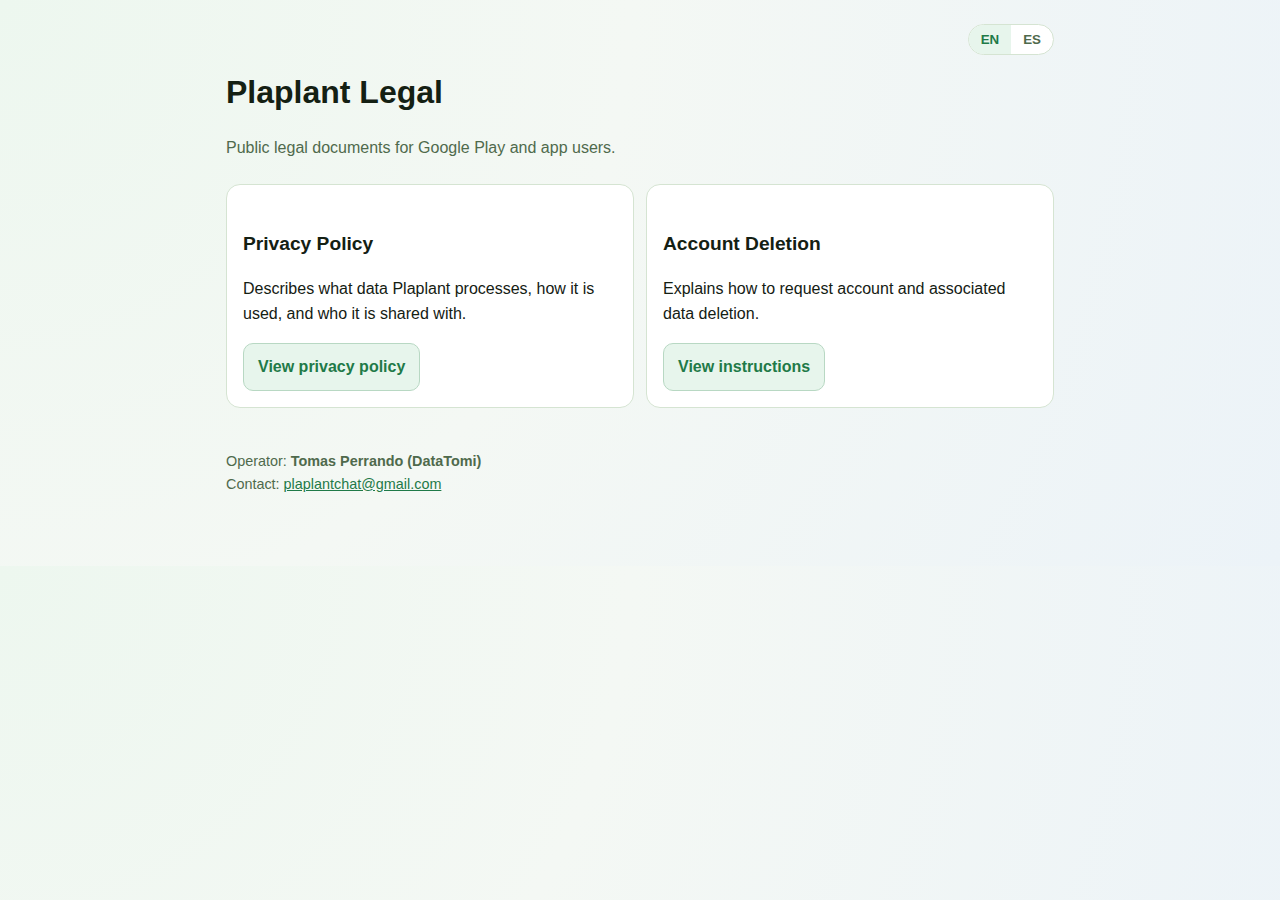
<file: index.html>
<!doctype html>
<html lang="en">
  <head>
    <meta charset="utf-8" />
    <meta name="viewport" content="width=device-width, initial-scale=1" />
    <title>Plaplant Legal</title>
    <link rel="stylesheet" href="./styles.css" />
  </head>
  <body data-title-en="Plaplant Legal" data-title-es="Plaplant Legal">
    <main class="container">
      <div class="topbar">
        <div class="lang-switch" role="group" aria-label="Language switch">
          <button class="lang-btn" type="button" data-lang-button="en" aria-pressed="true">EN</button>
          <button class="lang-btn" type="button" data-lang-button="es" aria-pressed="false">ES</button>
        </div>
      </div>

      <header>
        <h1>Plaplant Legal</h1>
        <p class="meta">
          <span class="lang-en">Public legal documents for Google Play and app users.</span>
          <span class="lang-es">Documentacion legal publica para Google Play y usuarios de la app.</span>
        </p>
      </header>

      <section class="grid">
        <article class="card">
          <h2>Privacy Policy</h2>
          <p>
            <span class="lang-en">Describes what data Plaplant processes, how it is used, and who it is shared with.</span>
            <span class="lang-es">Describe que datos procesa Plaplant, para que se usan y con quien se comparten.</span>
          </p>
          <a class="cta" href="./privacy-policy/">
            <span class="lang-en">View privacy policy</span>
            <span class="lang-es">Ver politica de privacidad</span>
          </a>
        </article>

        <article class="card">
          <h2>
            <span class="lang-en">Account Deletion</span>
            <span class="lang-es">Eliminacion de cuenta</span>
          </h2>
          <p>
            <span class="lang-en">Explains how to request account and associated data deletion.</span>
            <span class="lang-es">Explica como solicitar el borrado de cuenta y datos asociados.</span>
          </p>
          <a class="cta" href="./account-deletion/">
            <span class="lang-en">View instructions</span>
            <span class="lang-es">Ver instrucciones</span>
          </a>
        </article>
      </section>

      <p class="footer">
        <span class="lang-en">Operator:</span>
        <span class="lang-es">Operador:</span>
        <strong>Tomas Perrando (DataTomi)</strong><br />
        <span class="lang-en">Contact:</span>
        <span class="lang-es">Contacto:</span>
        <a href="mailto:plaplantchat@gmail.com">plaplantchat@gmail.com</a>
      </p>
    </main>

    <script src="./lang-switch.js"></script>
  </body>
</html>
</file>
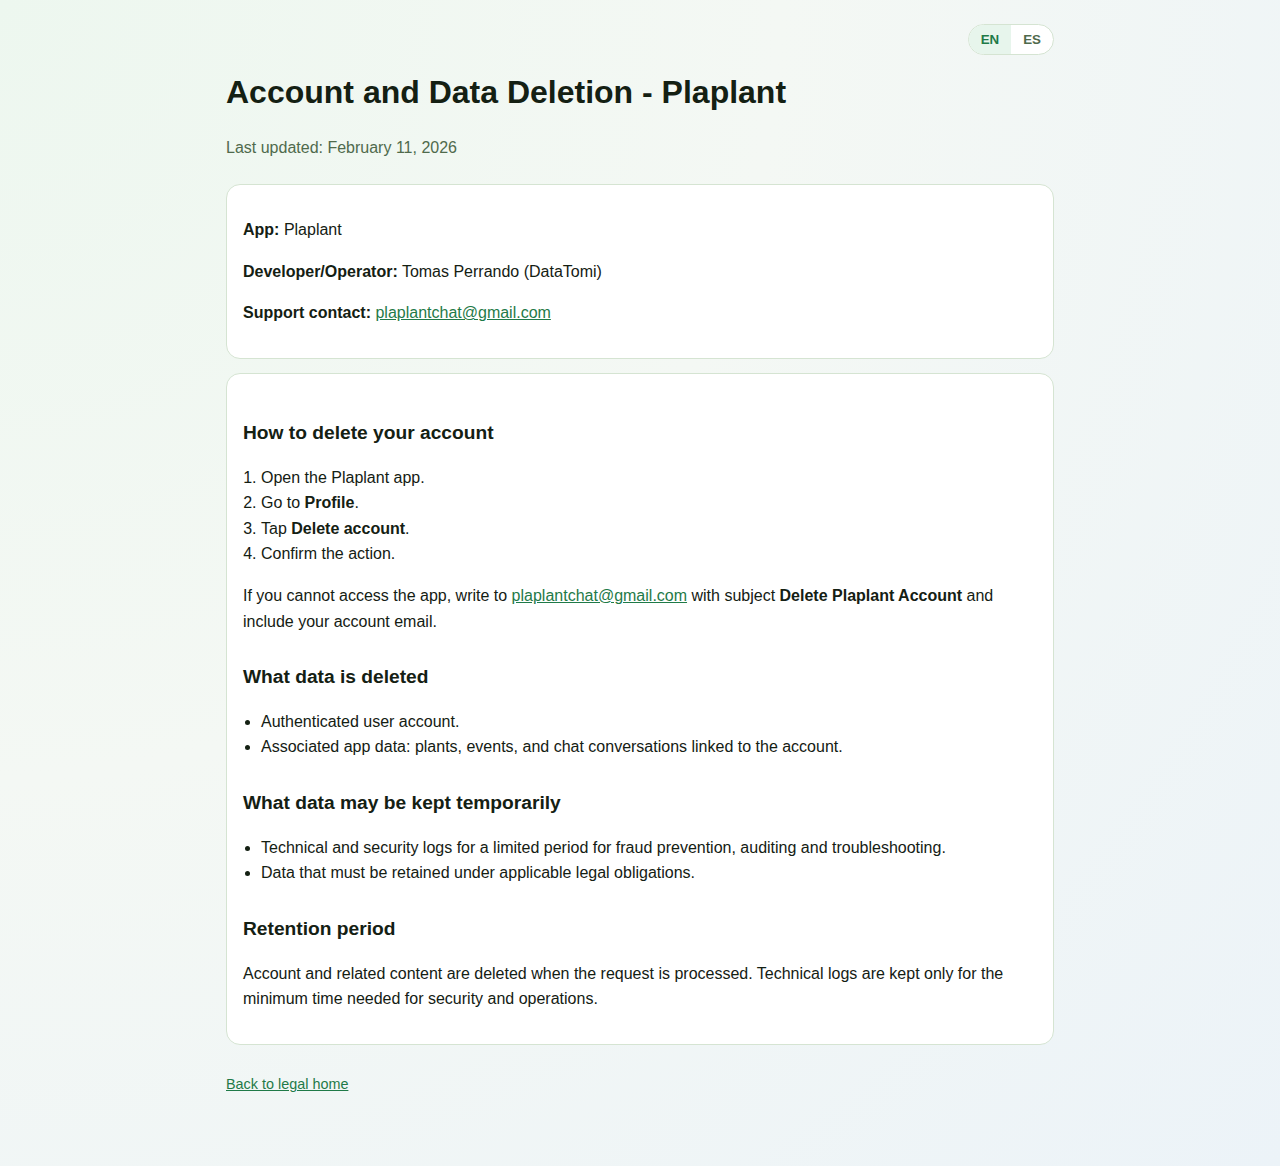
<file: account-deletion/index.html>
<!doctype html>
<html lang="en">
  <head>
    <meta charset="utf-8" />
    <meta name="viewport" content="width=device-width, initial-scale=1" />
    <title>Account Deletion - Plaplant</title>
    <link rel="stylesheet" href="../styles.css" />
  </head>
  <body data-title-en="Account Deletion - Plaplant" data-title-es="Eliminacion de cuenta - Plaplant">
    <main class="container">
      <div class="topbar">
        <div class="lang-switch" role="group" aria-label="Language switch">
          <button class="lang-btn" type="button" data-lang-button="en" aria-pressed="true">EN</button>
          <button class="lang-btn" type="button" data-lang-button="es" aria-pressed="false">ES</button>
        </div>
      </div>

      <header>
        <h1>
          <span class="lang-en">Account and Data Deletion - Plaplant</span>
          <span class="lang-es">Eliminacion de cuenta y datos - Plaplant</span>
        </h1>
        <p class="meta">
          <span class="lang-en">Last updated: February 11, 2026</span>
          <span class="lang-es">Ultima actualizacion: 11 de febrero de 2026</span>
        </p>
      </header>

      <section class="card">
        <p>
          <strong><span class="lang-en">App:</span><span class="lang-es">App:</span></strong>
          Plaplant
        </p>
        <p>
          <strong><span class="lang-en">Developer/Operator:</span><span class="lang-es">Desarrollador/Operador:</span></strong>
          Tomas Perrando (DataTomi)
        </p>
        <p>
          <strong><span class="lang-en">Support contact:</span><span class="lang-es">Contacto de soporte:</span></strong>
          <a href="mailto:plaplantchat@gmail.com">plaplantchat@gmail.com</a>
        </p>
      </section>

      <section class="card">
        <h2>
          <span class="lang-en">How to delete your account</span>
          <span class="lang-es">Como eliminar tu cuenta</span>
        </h2>
        <ol>
          <li>
            <span class="lang-en">Open the Plaplant app.</span>
            <span class="lang-es">Abre la app Plaplant.</span>
          </li>
          <li>
            <span class="lang-en">Go to <strong>Profile</strong>.</span>
            <span class="lang-es">Ve a <strong>Profile</strong>.</span>
          </li>
          <li>
            <span class="lang-en">Tap <strong>Delete account</strong>.</span>
            <span class="lang-es">Toca <strong>Eliminar cuenta</strong>.</span>
          </li>
          <li>
            <span class="lang-en">Confirm the action.</span>
            <span class="lang-es">Confirma la accion.</span>
          </li>
        </ol>

        <p>
          <span class="lang-en">If you cannot access the app, write to</span>
          <span class="lang-es">Si no puedes acceder a la app, escribe a</span>
          <a href="mailto:plaplantchat@gmail.com">plaplantchat@gmail.com</a>
          <span class="lang-en">with subject</span>
          <span class="lang-es">con asunto</span>
          <strong>Delete Plaplant Account</strong>
          <span class="lang-en">and include your account email.</span>
          <span class="lang-es">e incluye el email de tu cuenta.</span>
        </p>

        <h2>
          <span class="lang-en">What data is deleted</span>
          <span class="lang-es">Que datos se eliminan</span>
        </h2>
        <ul>
          <li>
            <span class="lang-en">Authenticated user account.</span>
            <span class="lang-es">Cuenta de usuario autenticada.</span>
          </li>
          <li>
            <span class="lang-en">Associated app data: plants, events, and chat conversations linked to the account.</span>
            <span class="lang-es">Datos asociados de la app: plantas, eventos y conversaciones de chat vinculadas a la cuenta.</span>
          </li>
        </ul>

        <h2>
          <span class="lang-en">What data may be kept temporarily</span>
          <span class="lang-es">Que datos pueden conservarse temporalmente</span>
        </h2>
        <ul>
          <li>
            <span class="lang-en">Technical and security logs for a limited period for fraud prevention, auditing and troubleshooting.</span>
            <span class="lang-es">Registros tecnicos y de seguridad por un periodo limitado para prevencion de fraude, auditoria y troubleshooting.</span>
          </li>
          <li>
            <span class="lang-en">Data that must be retained under applicable legal obligations.</span>
            <span class="lang-es">Datos que deban conservarse por obligacion legal aplicable.</span>
          </li>
        </ul>

        <h2>
          <span class="lang-en">Retention period</span>
          <span class="lang-es">Tiempo de retencion</span>
        </h2>
        <p>
          <span class="lang-en">Account and related content are deleted when the request is processed. Technical logs are kept only for the minimum time needed for security and operations.</span>
          <span class="lang-es">Los datos de cuenta y contenido asociado se eliminan al procesar la solicitud. Los logs tecnicos se conservan solo por el tiempo minimo necesario para seguridad y operaciones.</span>
        </p>
      </section>

      <p class="footer">
        <a href="../">
          <span class="lang-en">Back to legal home</span>
          <span class="lang-es">Volver al inicio legal</span>
        </a>
      </p>
    </main>

    <script src="../lang-switch.js"></script>
  </body>
</html>
</file>
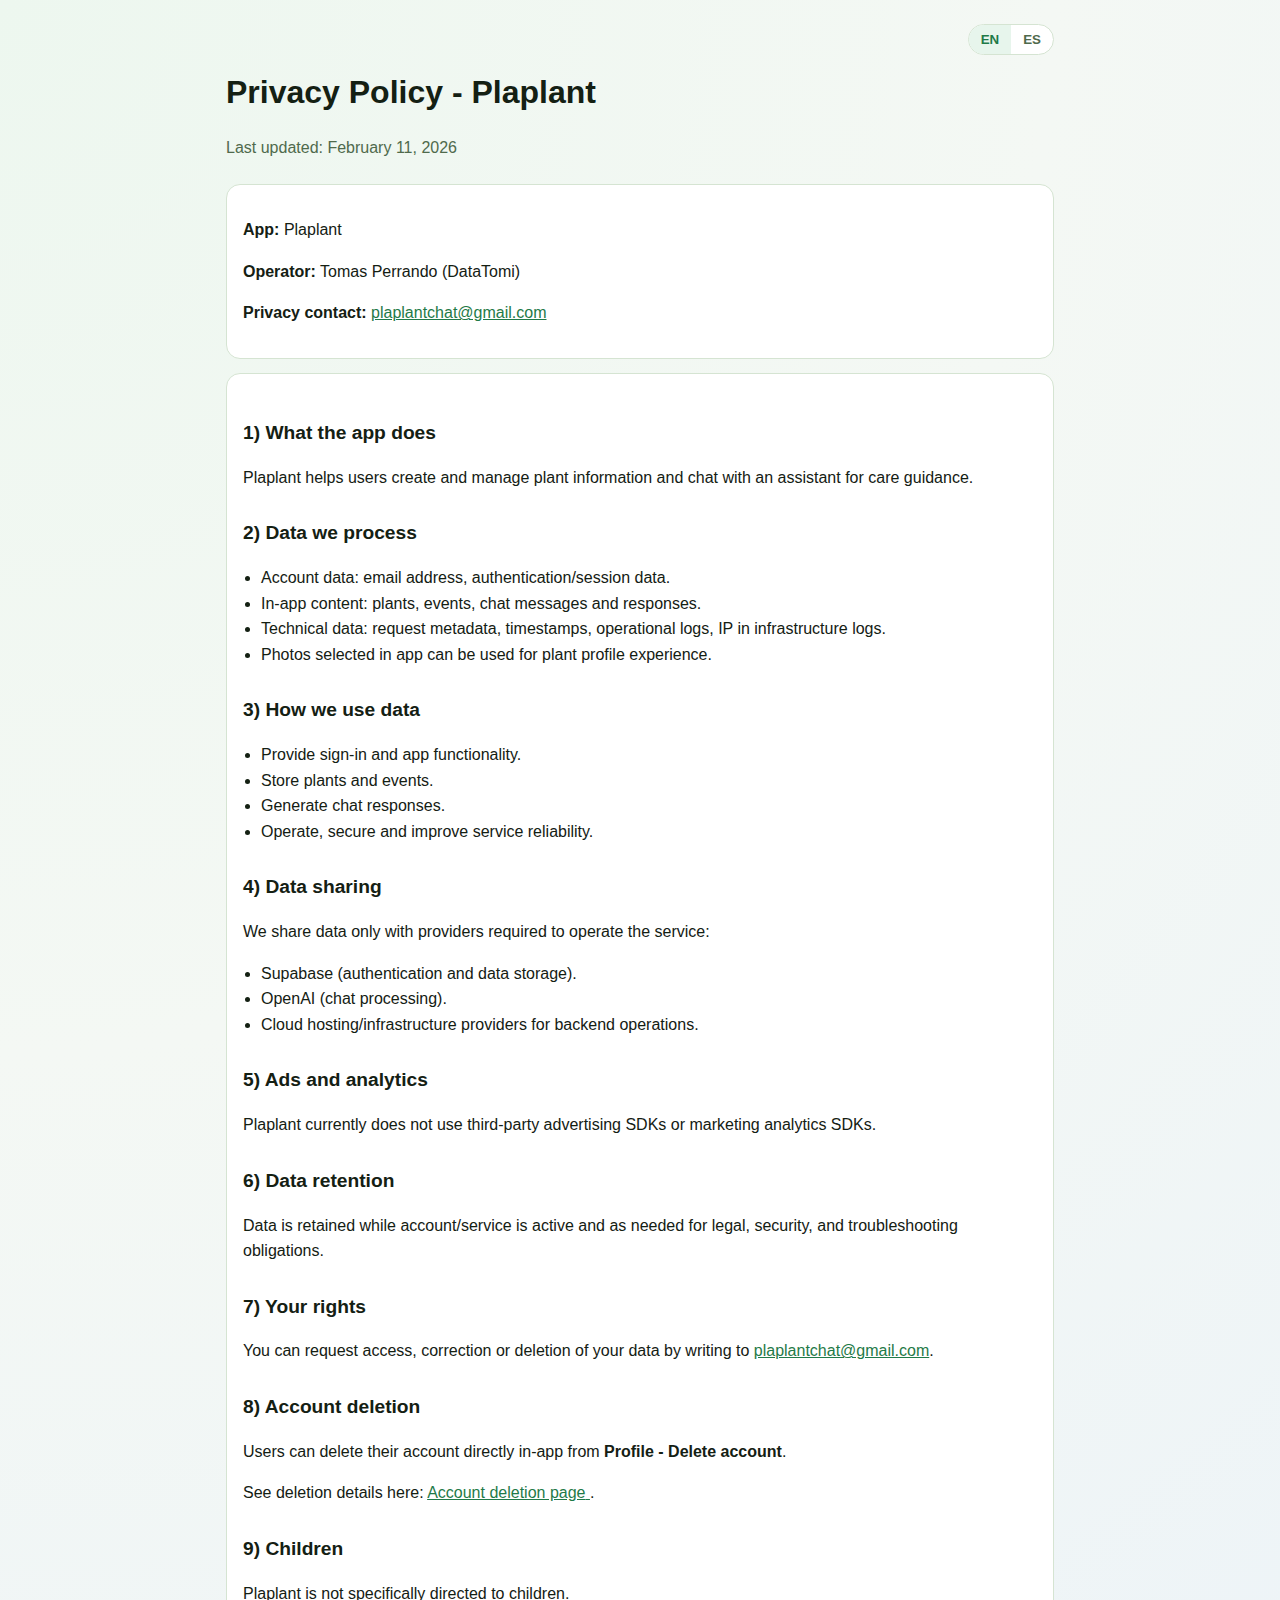
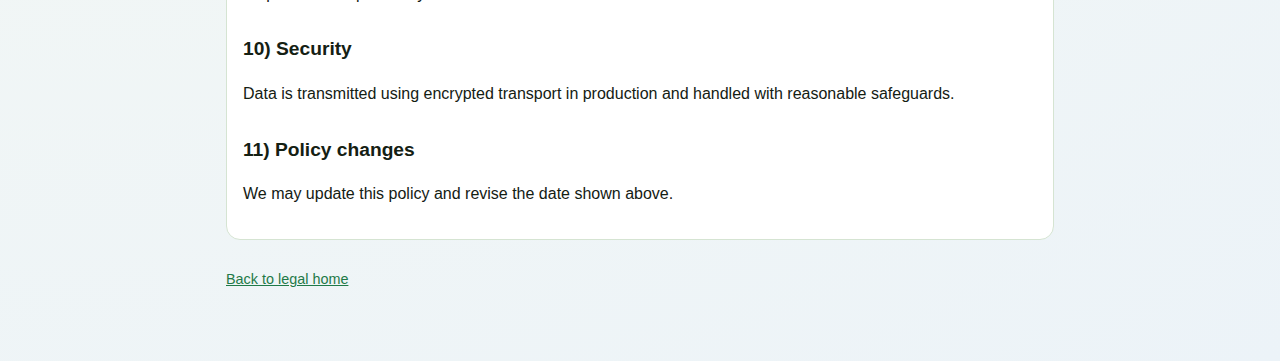
<file: privacy-policy/index.html>
<!doctype html>
<html lang="en">
  <head>
    <meta charset="utf-8" />
    <meta name="viewport" content="width=device-width, initial-scale=1" />
    <title>Privacy Policy - Plaplant</title>
    <link rel="stylesheet" href="../styles.css" />
  </head>
  <body data-title-en="Privacy Policy - Plaplant" data-title-es="Politica de privacidad - Plaplant">
    <main class="container">
      <div class="topbar">
        <div class="lang-switch" role="group" aria-label="Language switch">
          <button class="lang-btn" type="button" data-lang-button="en" aria-pressed="true">EN</button>
          <button class="lang-btn" type="button" data-lang-button="es" aria-pressed="false">ES</button>
        </div>
      </div>

      <header>
        <h1>
          <span class="lang-en">Privacy Policy - Plaplant</span>
          <span class="lang-es">Politica de privacidad - Plaplant</span>
        </h1>
        <p class="meta">
          <span class="lang-en">Last updated: February 11, 2026</span>
          <span class="lang-es">Ultima actualizacion: 11 de febrero de 2026</span>
        </p>
      </header>

      <section class="card">
        <p>
          <strong><span class="lang-en">App:</span><span class="lang-es">App:</span></strong>
          Plaplant
        </p>
        <p>
          <strong><span class="lang-en">Operator:</span><span class="lang-es">Operador:</span></strong>
          Tomas Perrando (DataTomi)
        </p>
        <p>
          <strong><span class="lang-en">Privacy contact:</span><span class="lang-es">Contacto de privacidad:</span></strong>
          <a href="mailto:plaplantchat@gmail.com">plaplantchat@gmail.com</a>
        </p>
      </section>

      <section class="card">
        <h2>
          <span class="lang-en">1) What the app does</span>
          <span class="lang-es">1) Que hace la app</span>
        </h2>
        <p>
          <span class="lang-en">Plaplant helps users create and manage plant information and chat with an assistant for care guidance.</span>
          <span class="lang-es">Plaplant ayuda a crear y gestionar informacion de plantas y a chatear con un asistente para guias de cuidado.</span>
        </p>

        <h2>
          <span class="lang-en">2) Data we process</span>
          <span class="lang-es">2) Datos que procesamos</span>
        </h2>
        <ul>
          <li>
            <span class="lang-en">Account data: email address, authentication/session data.</span>
            <span class="lang-es">Datos de cuenta: email, datos de autenticacion/sesion.</span>
          </li>
          <li>
            <span class="lang-en">In-app content: plants, events, chat messages and responses.</span>
            <span class="lang-es">Contenido en la app: plantas, eventos, mensajes y respuestas del chat.</span>
          </li>
          <li>
            <span class="lang-en">Technical data: request metadata, timestamps, operational logs, IP in infrastructure logs.</span>
            <span class="lang-es">Datos tecnicos: metadatos de solicitudes, timestamps, logs operativos e IP en logs de infraestructura.</span>
          </li>
          <li>
            <span class="lang-en">Photos selected in app can be used for plant profile experience.</span>
            <span class="lang-es">Las fotos seleccionadas en la app pueden usarse para la experiencia de perfil de planta.</span>
          </li>
        </ul>

        <h2>
          <span class="lang-en">3) How we use data</span>
          <span class="lang-es">3) Como usamos los datos</span>
        </h2>
        <ul>
          <li>
            <span class="lang-en">Provide sign-in and app functionality.</span>
            <span class="lang-es">Brindar inicio de sesion y funcionalidad de la app.</span>
          </li>
          <li>
            <span class="lang-en">Store plants and events.</span>
            <span class="lang-es">Guardar plantas y eventos.</span>
          </li>
          <li>
            <span class="lang-en">Generate chat responses.</span>
            <span class="lang-es">Generar respuestas de chat.</span>
          </li>
          <li>
            <span class="lang-en">Operate, secure and improve service reliability.</span>
            <span class="lang-es">Operar, proteger y mejorar la confiabilidad del servicio.</span>
          </li>
        </ul>

        <h2>
          <span class="lang-en">4) Data sharing</span>
          <span class="lang-es">4) Comparticion de datos</span>
        </h2>
        <p>
          <span class="lang-en">We share data only with providers required to operate the service:</span>
          <span class="lang-es">Compartimos datos solo con proveedores necesarios para operar el servicio:</span>
        </p>
        <ul>
          <li>
            <span class="lang-en">Supabase (authentication and data storage).</span>
            <span class="lang-es">Supabase (autenticacion y almacenamiento de datos).</span>
          </li>
          <li>
            <span class="lang-en">OpenAI (chat processing).</span>
            <span class="lang-es">OpenAI (procesamiento del chat).</span>
          </li>
          <li>
            <span class="lang-en">Cloud hosting/infrastructure providers for backend operations.</span>
            <span class="lang-es">Proveedores de hosting/infraestructura cloud para operar el backend.</span>
          </li>
        </ul>

        <h2>
          <span class="lang-en">5) Ads and analytics</span>
          <span class="lang-es">5) Anuncios y analitica</span>
        </h2>
        <p>
          <span class="lang-en">Plaplant currently does not use third-party advertising SDKs or marketing analytics SDKs.</span>
          <span class="lang-es">Plaplant actualmente no usa SDKs de anuncios ni SDKs de analitica de marketing de terceros.</span>
        </p>

        <h2>
          <span class="lang-en">6) Data retention</span>
          <span class="lang-es">6) Retencion de datos</span>
        </h2>
        <p>
          <span class="lang-en">Data is retained while account/service is active and as needed for legal, security, and troubleshooting obligations.</span>
          <span class="lang-es">Los datos se conservan mientras la cuenta/servicio este activo y segun sea necesario por obligaciones legales, de seguridad y soporte tecnico.</span>
        </p>

        <h2>
          <span class="lang-en">7) Your rights</span>
          <span class="lang-es">7) Tus derechos</span>
        </h2>
        <p>
          <span class="lang-en">You can request access, correction or deletion of your data by writing to</span>
          <span class="lang-es">Puedes solicitar acceso, correccion o eliminacion de tus datos escribiendo a</span>
          <a href="mailto:plaplantchat@gmail.com">plaplantchat@gmail.com</a>.
        </p>

        <h2>
          <span class="lang-en">8) Account deletion</span>
          <span class="lang-es">8) Eliminacion de cuenta</span>
        </h2>
        <p>
          <span class="lang-en">Users can delete their account directly in-app from</span>
          <span class="lang-es">Los usuarios pueden eliminar su cuenta directamente desde la app en</span>
          <strong>Profile - Delete account</strong>.
        </p>
        <p>
          <span class="lang-en">See deletion details here:</span>
          <span class="lang-es">Ver detalles de eliminacion aqui:</span>
          <a href="../account-deletion/">
            <span class="lang-en">Account deletion page</span>
            <span class="lang-es">Pagina de eliminacion de cuenta</span>
          </a>.
        </p>

        <h2>
          <span class="lang-en">9) Children</span>
          <span class="lang-es">9) Menores</span>
        </h2>
        <p>
          <span class="lang-en">Plaplant is not specifically directed to children.</span>
          <span class="lang-es">Plaplant no esta dirigida especificamente a menores.</span>
        </p>

        <h2>
          <span class="lang-en">10) Security</span>
          <span class="lang-es">10) Seguridad</span>
        </h2>
        <p>
          <span class="lang-en">Data is transmitted using encrypted transport in production and handled with reasonable safeguards.</span>
          <span class="lang-es">Los datos se transmiten con transporte cifrado en produccion y se manejan con resguardos razonables.</span>
        </p>

        <h2>
          <span class="lang-en">11) Policy changes</span>
          <span class="lang-es">11) Cambios en esta politica</span>
        </h2>
        <p>
          <span class="lang-en">We may update this policy and revise the date shown above.</span>
          <span class="lang-es">Podemos actualizar esta politica y modificar la fecha indicada arriba.</span>
        </p>
      </section>

      <p class="footer">
        <a href="../">
          <span class="lang-en">Back to legal home</span>
          <span class="lang-es">Volver al inicio legal</span>
        </a>
      </p>
    </main>

    <script src="../lang-switch.js"></script>
  </body>
</html>
</file>
<file: styles.css>
:root {
  --bg: #f4f8f4;
  --card: #ffffff;
  --text: #142013;
  --muted: #4f6a4c;
  --line: #d5e4d2;
  --primary: #1f7a48;
  --primary-soft: #e7f5ec;
}

* {
  box-sizing: border-box;
}

body {
  margin: 0;
  font-family: "Segoe UI", "Helvetica Neue", sans-serif;
  background: radial-gradient(circle at top left, #edf7ef 0%, var(--bg) 45%, #ecf3f8 100%);
  color: var(--text);
  line-height: 1.6;
}

.container {
  max-width: 860px;
  margin: 0 auto;
  padding: 24px 16px 56px;
}

.topbar {
  display: flex;
  justify-content: flex-end;
  margin-bottom: 12px;
}

.lang-switch {
  display: inline-flex;
  border: 1px solid var(--line);
  border-radius: 999px;
  overflow: hidden;
  background: #ffffff;
}

.lang-btn {
  appearance: none;
  border: 0;
  background: transparent;
  color: var(--muted);
  font-weight: 700;
  cursor: pointer;
  padding: 8px 12px;
  line-height: 1;
}

.lang-btn.active {
  background: var(--primary-soft);
  color: var(--primary);
}

header {
  margin-bottom: 24px;
}

h1 {
  font-size: 2rem;
  margin: 0 0 8px;
}

h2 {
  margin-top: 28px;
  margin-bottom: 8px;
  font-size: 1.2rem;
}

p,
li {
  color: var(--text);
}

small,
.meta {
  color: var(--muted);
}

.card {
  background: var(--card);
  border: 1px solid var(--line);
  border-radius: 14px;
  padding: 16px;
  margin-bottom: 14px;
}

.grid {
  display: grid;
  grid-template-columns: repeat(auto-fit, minmax(240px, 1fr));
  gap: 12px;
}

a {
  color: var(--primary);
}

.cta {
  display: inline-block;
  text-decoration: none;
  background: var(--primary-soft);
  color: var(--primary);
  border: 1px solid #b8d8c3;
  padding: 10px 14px;
  border-radius: 10px;
  font-weight: 600;
}

ul,
ol {
  padding-left: 18px;
}

hr {
  border: none;
  border-top: 1px solid var(--line);
  margin: 24px 0;
}

.footer {
  margin-top: 28px;
  font-size: 0.9rem;
  color: var(--muted);
}

html[lang="en"] .lang-es {
  display: none;
}

html[lang="es"] .lang-en {
  display: none;
}
</file>
